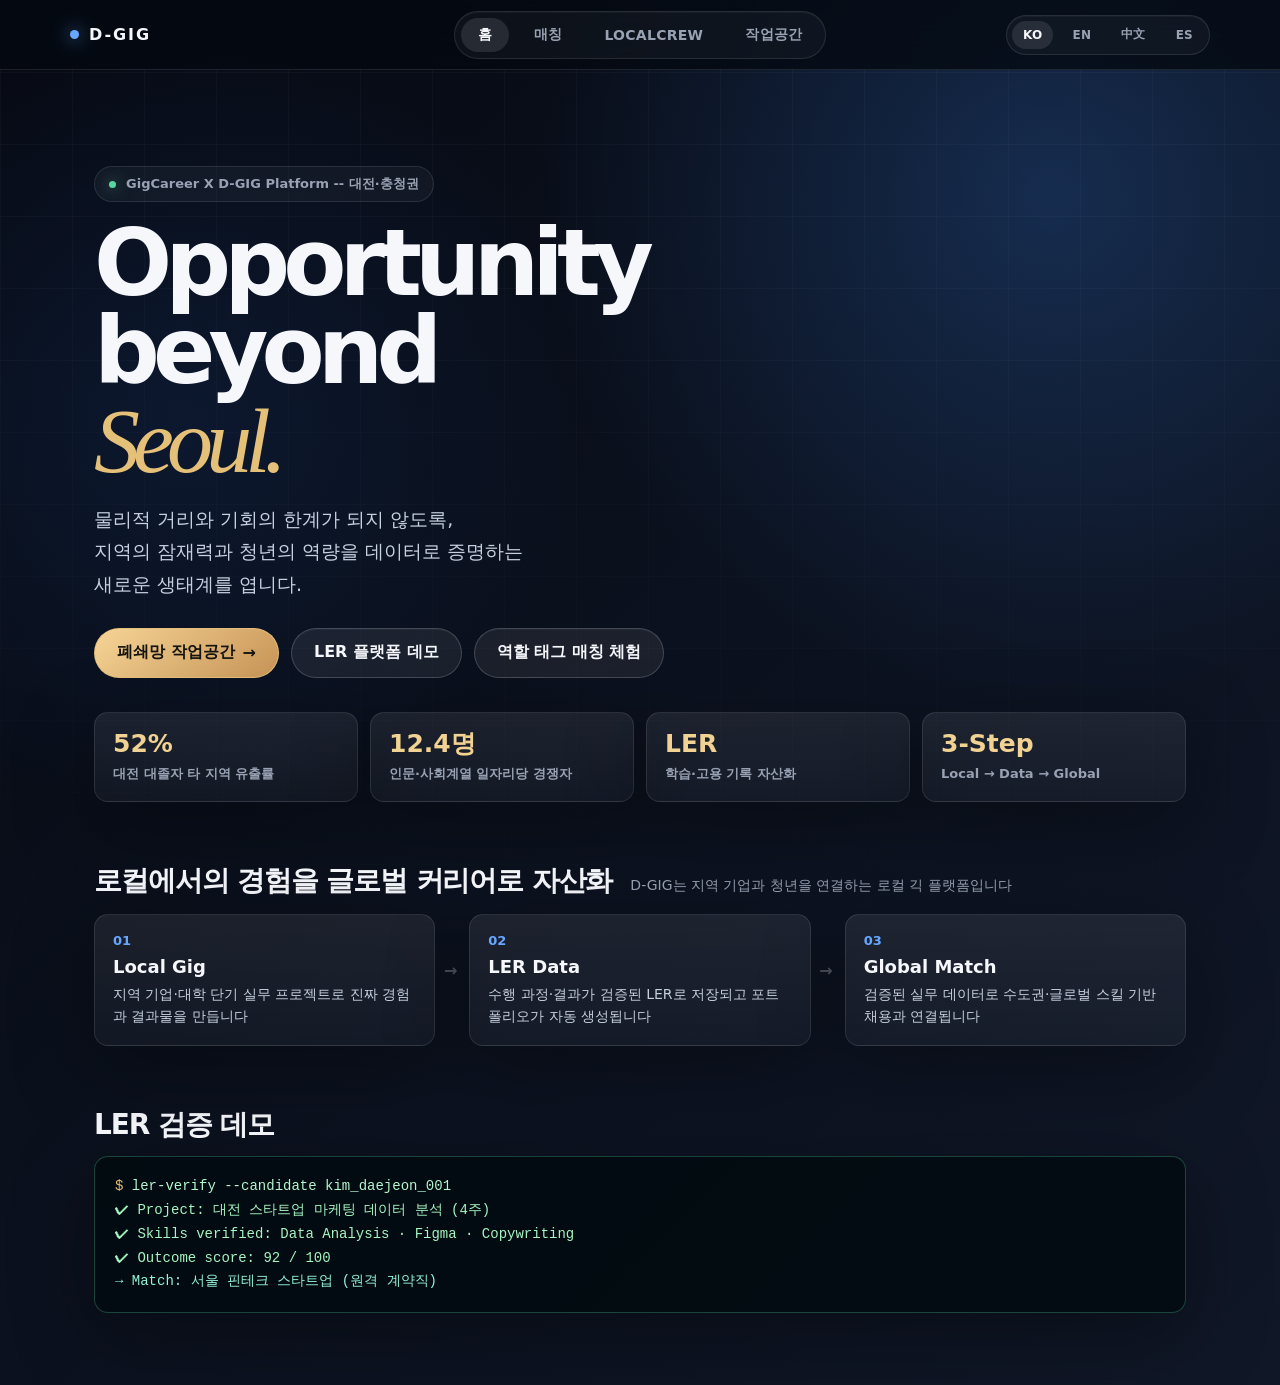
<file: index.html>
<!DOCTYPE html>
<html lang="ko">
<head>
    <meta charset="UTF-8">
    <meta name="viewport" content="width=device-width, initial-scale=1.0">
    <meta name="description" content="GigCareer D-GIG 폐쇄망 작업공간과 LER 크레덴셜 데모">
    <title>D-GIG | GigCareer</title>
    <link rel="stylesheet" href="assets/dgig.css">
</head>
<body>
    <header class="site-header">
        <a class="brand" href="index.html" aria-label="D-GIG 홈">
            <span class="brand-dot"></span>
            <span>D-GIG</span>
        </a>
        <nav class="primary-nav" aria-label="주요 메뉴">
            <a class="is-active" href="index.html">홈</a>
            <a href="#matching">매칭</a>
            <a href="#localcrew">LOCALCREW</a>
            <a href="workspace.html">작업공간</a>
        </nav>
        <nav class="language-nav" aria-label="Language">
            <a class="is-active" href="index.html">KO</a>
            <a href="index.html">EN</a>
            <a href="index.html">中文</a>
            <a href="index.html">ES</a>
        </nav>
    </header>

    <main>
        <section class="hero screen-panel" aria-labelledby="hero-title">
            <div class="hero-copy">
                <p class="eyebrow"><span></span> GigCareer X D-GIG Platform -- 대전·충청권</p>
                <h1 id="hero-title">Opportunity beyond<br><em>Seoul.</em></h1>
                <p class="hero-desc">
                    물리적 거리와 기회의 한계가 되지 않도록,<br>
                    지역의 잠재력과 청년의 역량을 데이터로 증명하는<br>
                    새로운 생태계를 엽니다.
                </p>
                <div class="hero-actions" aria-label="주요 실행">
                    <a class="btn btn-primary" href="ko/dgig-demo.html?view=workspace">폐쇄망 작업공간 <span aria-hidden="true">&rarr;</span></a>
                    <a class="btn" href="ko/dgig-demo.html?view=crew">LER 플랫폼 데모</a>
                    <a class="btn" href="ko/dgig-demo.html?view=match">역할 태그 매칭 체험</a>
                </div>
            </div>

            <div class="stats-grid" aria-label="D-GIG 주요 수치">
                <article class="stat-card">
                    <strong>52%</strong>
                    <span>대전 대졸자 타 지역 유출률</span>
                </article>
                <article class="stat-card">
                    <strong>12.4명</strong>
                    <span>인문·사회계열 일자리당 경쟁자</span>
                </article>
                <article class="stat-card">
                    <strong>LER</strong>
                    <span>학습·고용 기록 자산화</span>
                </article>
                <article class="stat-card">
                    <strong>3-Step</strong>
                    <span>Local &rarr; Data &rarr; Global</span>
                </article>
            </div>

            <section class="flow" id="localcrew" aria-labelledby="flow-title">
                <div class="section-heading">
                    <h2 id="flow-title">로컬에서의 경험을 글로벌 커리어로 자산화</h2>
                    <p>D-GIG는 지역 기업과 청년을 연결하는 로컬 긱 플랫폼입니다</p>
                </div>
                <ol class="flow-steps">
                    <li>
                        <span>01</span>
                        <strong>Local Gig</strong>
                        <p>지역 기업·대학 단기 실무 프로젝트로 진짜 경험과 결과물을 만듭니다</p>
                    </li>
                    <li>
                        <span>02</span>
                        <strong>LER Data</strong>
                        <p>수행 과정·결과가 검증된 LER로 저장되고 포트폴리오가 자동 생성됩니다</p>
                    </li>
                    <li>
                        <span>03</span>
                        <strong>Global Match</strong>
                        <p>검증된 실무 데이터로 수도권·글로벌 스킬 기반 채용과 연결됩니다</p>
                    </li>
                </ol>
            </section>

            <section class="terminal-demo" id="matching" aria-labelledby="terminal-title">
                <h2 id="terminal-title">LER 검증 데모</h2>
                <div class="terminal-window" role="img" aria-label="LER 검증 결과 예시">
                    <p><span class="prompt">$</span> ler-verify --candidate kim_daejeon_001</p>
                    <p class="success">&#10004; Project: 대전 스타트업 마케팅 데이터 분석 (4주)</p>
                    <p class="success">&#10004; Skills verified: Data Analysis &middot; Figma &middot; Copywriting</p>
                    <p class="success">&#10004; Outcome score: 92 / 100</p>
                    <p class="match">&rarr; Match: 서울 핀테크 스타트업 (원격 계약직)</p>
                </div>
            </section>
        </section>
    </main>

    <script src="assets/dgig.js"></script>
</body>
</html>
</file>
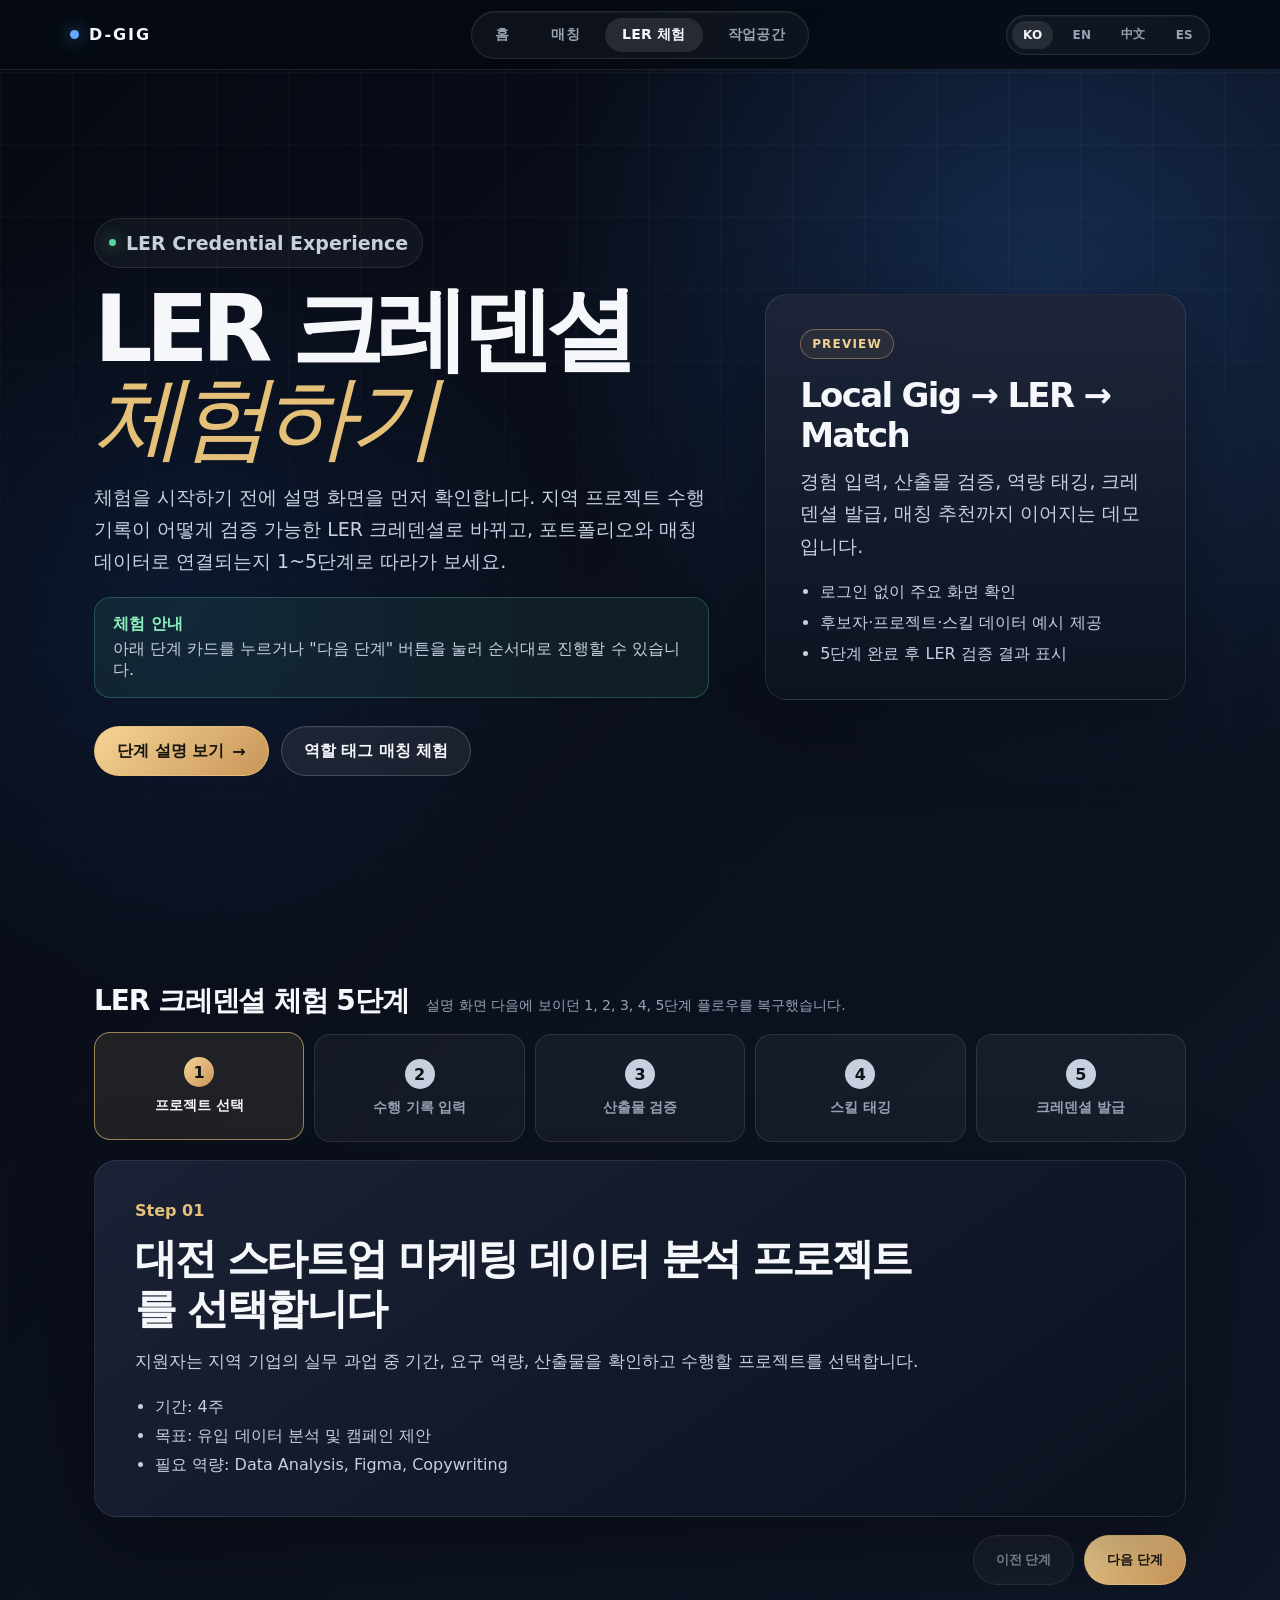
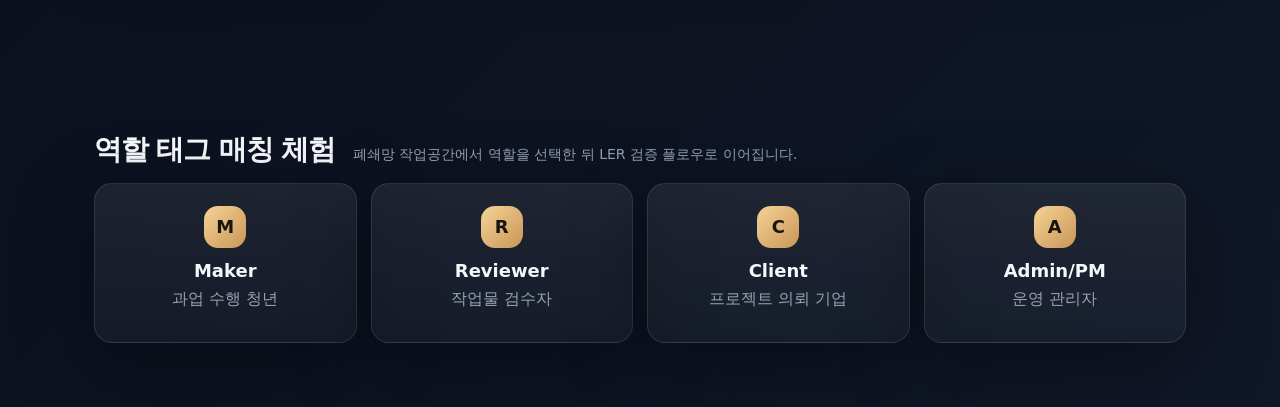
<file: experience.html>
<!DOCTYPE html>
<html lang="ko">
<head>
    <meta charset="UTF-8">
    <meta name="viewport" content="width=device-width, initial-scale=1.0">
    <meta name="description" content="D-GIG LER 크레덴셜 체험 설명 및 5단계 플로우">
    <title>LER 크레덴셜 체험하기 | D-GIG</title>
    <link rel="stylesheet" href="assets/dgig.css">
</head>
<body>
    <header class="site-header">
        <a class="brand" href="index.html" aria-label="D-GIG 홈">
            <span class="brand-dot"></span>
            <span>D-GIG</span>
        </a>
        <nav class="primary-nav" aria-label="주요 메뉴">
            <a href="index.html">홈</a>
            <a href="index.html#matching">매칭</a>
            <a class="is-active" href="experience.html">LER 체험</a>
            <a href="workspace.html">작업공간</a>
        </nav>
        <nav class="language-nav" aria-label="Language">
            <a class="is-active" href="experience.html">KO</a>
            <a href="experience.html">EN</a>
            <a href="experience.html">中文</a>
            <a href="experience.html">ES</a>
        </nav>
    </header>

    <main>
        <section class="experience-hero screen-panel" aria-labelledby="experience-title">
            <div class="experience-intro">
                <p class="eyebrow"><span></span> LER Credential Experience</p>
                <h1 id="experience-title">LER 크레덴셜<br><em>체험하기</em></h1>
                <p>
                    체험을 시작하기 전에 설명 화면을 먼저 확인합니다.
                    지역 프로젝트 수행 기록이 어떻게 검증 가능한 LER 크레덴셜로 바뀌고,
                    포트폴리오와 매칭 데이터로 연결되는지 1~5단계로 따라가 보세요.
                </p>
                <div class="guide-callout">
                    <strong>체험 안내</strong>
                    <span>아래 단계 카드를 누르거나 "다음 단계" 버튼을 눌러 순서대로 진행할 수 있습니다.</span>
                </div>
                <div class="hero-actions">
                    <a class="btn btn-primary" href="#credential-steps">단계 설명 보기 <span aria-hidden="true">&rarr;</span></a>
                    <a class="btn" href="#role-match">역할 태그 매칭 체험</a>
                </div>
            </div>

            <aside class="credential-summary" aria-label="LER 체험 요약">
                <span class="workspace-badge">Preview</span>
                <h2>Local Gig &rarr; LER &rarr; Match</h2>
                <p>경험 입력, 산출물 검증, 역량 태깅, 크레덴셜 발급, 매칭 추천까지 이어지는 데모입니다.</p>
                <ul>
                    <li>로그인 없이 주요 화면 확인</li>
                    <li>후보자·프로젝트·스킬 데이터 예시 제공</li>
                    <li>5단계 완료 후 LER 검증 결과 표시</li>
                </ul>
            </aside>
        </section>

        <section class="steps-section" id="credential-steps" aria-labelledby="steps-title">
            <div class="section-heading">
                <h2 id="steps-title">LER 크레덴셜 체험 5단계</h2>
                <p>설명 화면 다음에 보이던 1, 2, 3, 4, 5단계 플로우를 복구했습니다.</p>
            </div>

            <div class="stepper" data-stepper>
                <ol class="step-list" aria-label="LER 체험 단계">
                    <li><button class="step-trigger is-active" type="button" data-step="1" aria-current="step"><span>1</span><strong>프로젝트 선택</strong></button></li>
                    <li><button class="step-trigger" type="button" data-step="2"><span>2</span><strong>수행 기록 입력</strong></button></li>
                    <li><button class="step-trigger" type="button" data-step="3"><span>3</span><strong>산출물 검증</strong></button></li>
                    <li><button class="step-trigger" type="button" data-step="4"><span>4</span><strong>스킬 태깅</strong></button></li>
                    <li><button class="step-trigger" type="button" data-step="5"><span>5</span><strong>크레덴셜 발급</strong></button></li>
                </ol>

                <div class="step-panels">
                    <article class="step-panel is-active" data-panel="1">
                        <span>Step 01</span>
                        <h3>대전 스타트업 마케팅 데이터 분석 프로젝트를 선택합니다</h3>
                        <p>지원자는 지역 기업의 실무 과업 중 기간, 요구 역량, 산출물을 확인하고 수행할 프로젝트를 선택합니다.</p>
                        <ul>
                            <li>기간: 4주</li>
                            <li>목표: 유입 데이터 분석 및 캠페인 제안</li>
                            <li>필요 역량: Data Analysis, Figma, Copywriting</li>
                        </ul>
                    </article>
                    <article class="step-panel" data-panel="2">
                        <span>Step 02</span>
                        <h3>수행 과정과 역할을 기록합니다</h3>
                        <p>과업 일지, 협업 내역, 제출 파일을 기록해 단순 이력이 아닌 검증 가능한 경험 데이터로 정리합니다.</p>
                        <ul>
                            <li>역할: Maker</li>
                            <li>기여도: 데이터 정제, 리포트 작성, 랜딩 페이지 카피</li>
                            <li>증빙: 회의록, 산출물 링크, 리뷰 로그</li>
                        </ul>
                    </article>
                    <article class="step-panel" data-panel="3">
                        <span>Step 03</span>
                        <h3>리뷰어가 산출물을 검증합니다</h3>
                        <p>리뷰어와 클라이언트가 산출물 품질과 마감 준수 여부를 확인하고 점수와 코멘트를 남깁니다.</p>
                        <ul>
                            <li>마감 준수: 96%</li>
                            <li>산출물 품질: 92 / 100</li>
                            <li>검증자: Reviewer, Client</li>
                        </ul>
                    </article>
                    <article class="step-panel" data-panel="4">
                        <span>Step 04</span>
                        <h3>검증 결과를 스킬 태그로 전환합니다</h3>
                        <p>수행 기록과 리뷰 결과를 기반으로 포트폴리오에 들어갈 역량 태그와 추천 문장을 자동 생성합니다.</p>
                        <ul>
                            <li>Verified Skills: Data Analysis, Figma, Copywriting</li>
                            <li>Portfolio Summary: 지역 스타트업 유입 개선 프로젝트 수행</li>
                            <li>추천 매칭: 원격 계약직, 핀테크 마케팅 분석</li>
                        </ul>
                    </article>
                    <article class="step-panel" data-panel="5">
                        <span>Step 05</span>
                        <h3>LER 크레덴셜을 발급하고 매칭에 연결합니다</h3>
                        <p>검증된 프로젝트 기록을 LER 크레덴셜로 발급하고 채용 매칭 데이터로 활용합니다.</p>
                        <ul>
                            <li>Credential ID: LER-DGIG-DAEJEON-001</li>
                            <li>Outcome Score: 92 / 100</li>
                            <li>Match: 서울 핀테크 스타트업 원격 계약직</li>
                        </ul>
                    </article>
                </div>

                <div class="step-actions">
                    <button class="btn" type="button" data-step-prev>이전 단계</button>
                    <button class="btn btn-primary" type="button" data-step-next>다음 단계</button>
                </div>
            </div>
        </section>

        <section class="role-match" id="role-match" aria-labelledby="role-title">
            <div class="section-heading">
                <h2 id="role-title">역할 태그 매칭 체험</h2>
                <p>폐쇄망 작업공간에서 역할을 선택한 뒤 LER 검증 플로우로 이어집니다.</p>
            </div>
            <div class="role-grid">
                <article>
                    <span>M</span>
                    <strong>Maker</strong>
                    <p>과업 수행 청년</p>
                </article>
                <article>
                    <span>R</span>
                    <strong>Reviewer</strong>
                    <p>작업물 검수자</p>
                </article>
                <article>
                    <span>C</span>
                    <strong>Client</strong>
                    <p>프로젝트 의뢰 기업</p>
                </article>
                <article>
                    <span>A</span>
                    <strong>Admin/PM</strong>
                    <p>운영 관리자</p>
                </article>
            </div>
        </section>
    </main>

    <script src="assets/dgig.js"></script>
</body>
</html>
</file>
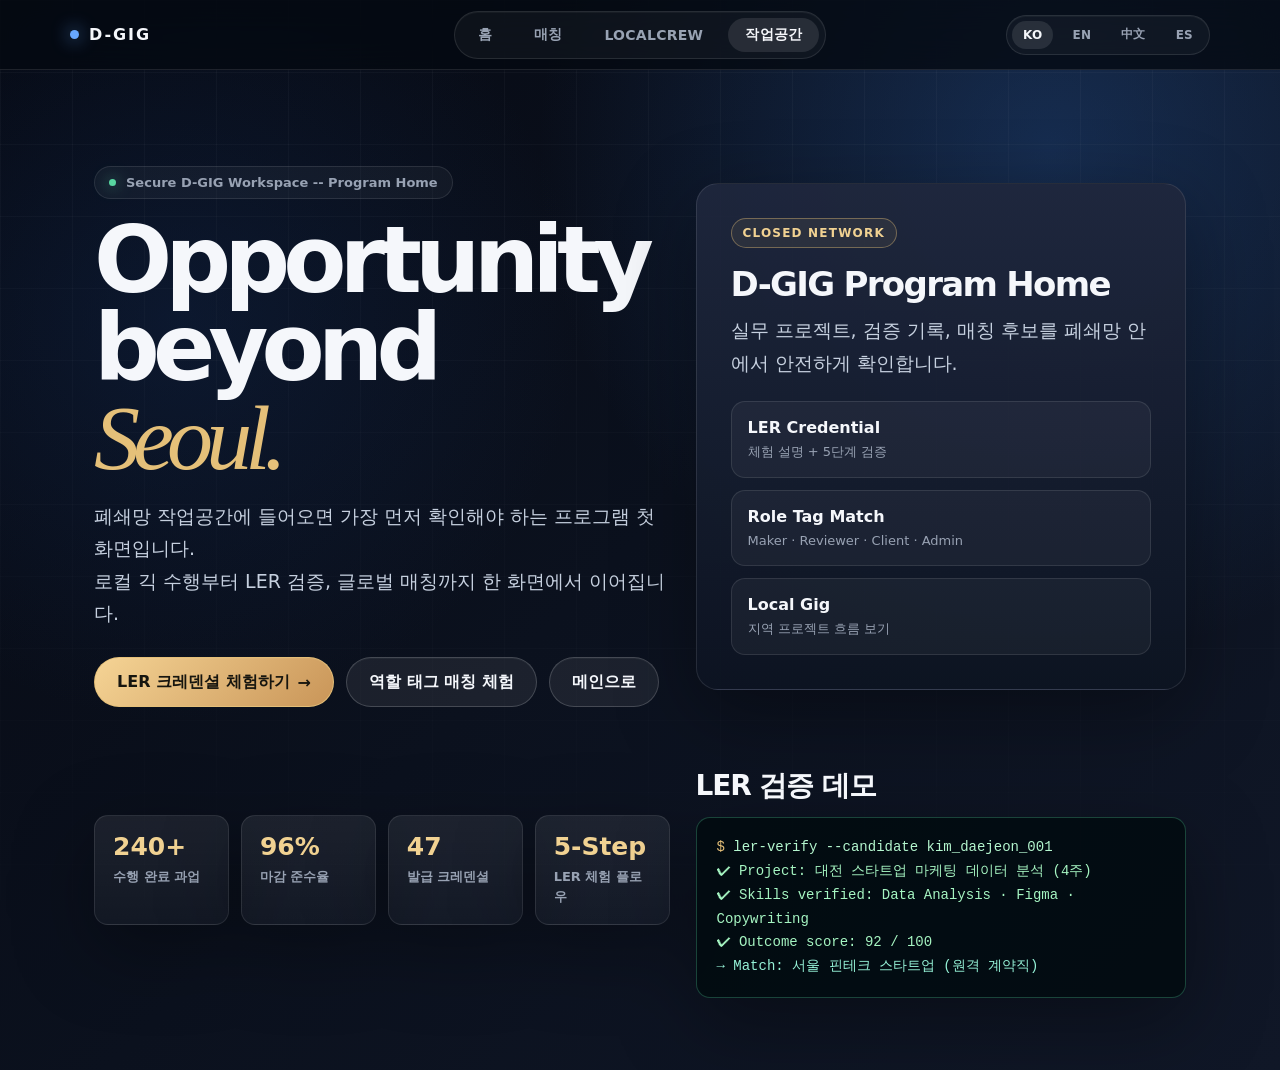
<file: workspace.html>
<!DOCTYPE html>
<html lang="ko">
<head>
    <meta charset="UTF-8">
    <meta name="viewport" content="width=device-width, initial-scale=1.0">
    <meta name="description" content="D-GIG 폐쇄망 작업공간 첫 화면">
    <title>폐쇄망 작업공간 | D-GIG</title>
    <link rel="stylesheet" href="assets/dgig.css">
</head>
<body>
    <header class="site-header">
        <a class="brand" href="index.html" aria-label="D-GIG 홈">
            <span class="brand-dot"></span>
            <span>D-GIG</span>
        </a>
        <nav class="primary-nav" aria-label="주요 메뉴">
            <a href="index.html">홈</a>
            <a href="index.html#matching">매칭</a>
            <a href="index.html#localcrew">LOCALCREW</a>
            <a class="is-active" href="workspace.html">작업공간</a>
        </nav>
        <nav class="language-nav" aria-label="Language">
            <a class="is-active" href="workspace.html">KO</a>
            <a href="workspace.html">EN</a>
            <a href="workspace.html">中文</a>
            <a href="workspace.html">ES</a>
        </nav>
    </header>

    <main>
        <section class="hero screen-panel workspace-hero" aria-labelledby="workspace-title">
            <div class="hero-copy">
                <p class="eyebrow"><span></span> Secure D-GIG Workspace -- Program Home</p>
                <h1 id="workspace-title">Opportunity beyond<br><em>Seoul.</em></h1>
                <p class="hero-desc">
                    폐쇄망 작업공간에 들어오면 가장 먼저 확인해야 하는 프로그램 첫 화면입니다.<br>
                    로컬 긱 수행부터 LER 검증, 글로벌 매칭까지 한 화면에서 이어집니다.
                </p>
                <div class="hero-actions" aria-label="작업공간 실행">
                    <a class="btn btn-primary" href="ko/dgig-demo.html?view=crew">LER 크레덴셜 체험하기 <span aria-hidden="true">&rarr;</span></a>
                    <a class="btn" href="ko/dgig-demo.html?view=match">역할 태그 매칭 체험</a>
                    <a class="btn" href="index.html">메인으로</a>
                </div>
            </div>

            <div class="workspace-shell" aria-label="작업공간 시작 패널">
                <div class="workspace-card">
                    <span class="workspace-badge">Closed Network</span>
                    <h2>D-GIG Program Home</h2>
                    <p>실무 프로젝트, 검증 기록, 매칭 후보를 폐쇄망 안에서 안전하게 확인합니다.</p>
                    <div class="workspace-grid">
                        <a href="ko/dgig-demo.html?view=crew">
                            <strong>LER Credential</strong>
                            <span>체험 설명 + 5단계 검증</span>
                        </a>
                        <a href="ko/dgig-demo.html?view=match">
                            <strong>Role Tag Match</strong>
                            <span>Maker &middot; Reviewer &middot; Client &middot; Admin</span>
                        </a>
                        <a href="index.html#localcrew">
                            <strong>Local Gig</strong>
                            <span>지역 프로젝트 흐름 보기</span>
                        </a>
                    </div>
                </div>
            </div>

            <div class="stats-grid" aria-label="작업공간 주요 지표">
                <article class="stat-card">
                    <strong>240+</strong>
                    <span>수행 완료 과업</span>
                </article>
                <article class="stat-card">
                    <strong>96%</strong>
                    <span>마감 준수율</span>
                </article>
                <article class="stat-card">
                    <strong>47</strong>
                    <span>발급 크레덴셜</span>
                </article>
                <article class="stat-card">
                    <strong>5-Step</strong>
                    <span>LER 체험 플로우</span>
                </article>
            </div>

            <section class="terminal-demo" aria-labelledby="workspace-terminal-title">
                <h2 id="workspace-terminal-title">LER 검증 데모</h2>
                <div class="terminal-window" role="img" aria-label="LER 검증 결과 예시">
                    <p><span class="prompt">$</span> ler-verify --candidate kim_daejeon_001</p>
                    <p class="success">&#10004; Project: 대전 스타트업 마케팅 데이터 분석 (4주)</p>
                    <p class="success">&#10004; Skills verified: Data Analysis &middot; Figma &middot; Copywriting</p>
                    <p class="success">&#10004; Outcome score: 92 / 100</p>
                    <p class="match">&rarr; Match: 서울 핀테크 스타트업 (원격 계약직)</p>
                </div>
            </section>
        </section>
    </main>

    <script src="assets/dgig.js"></script>
</body>
</html>
</file>
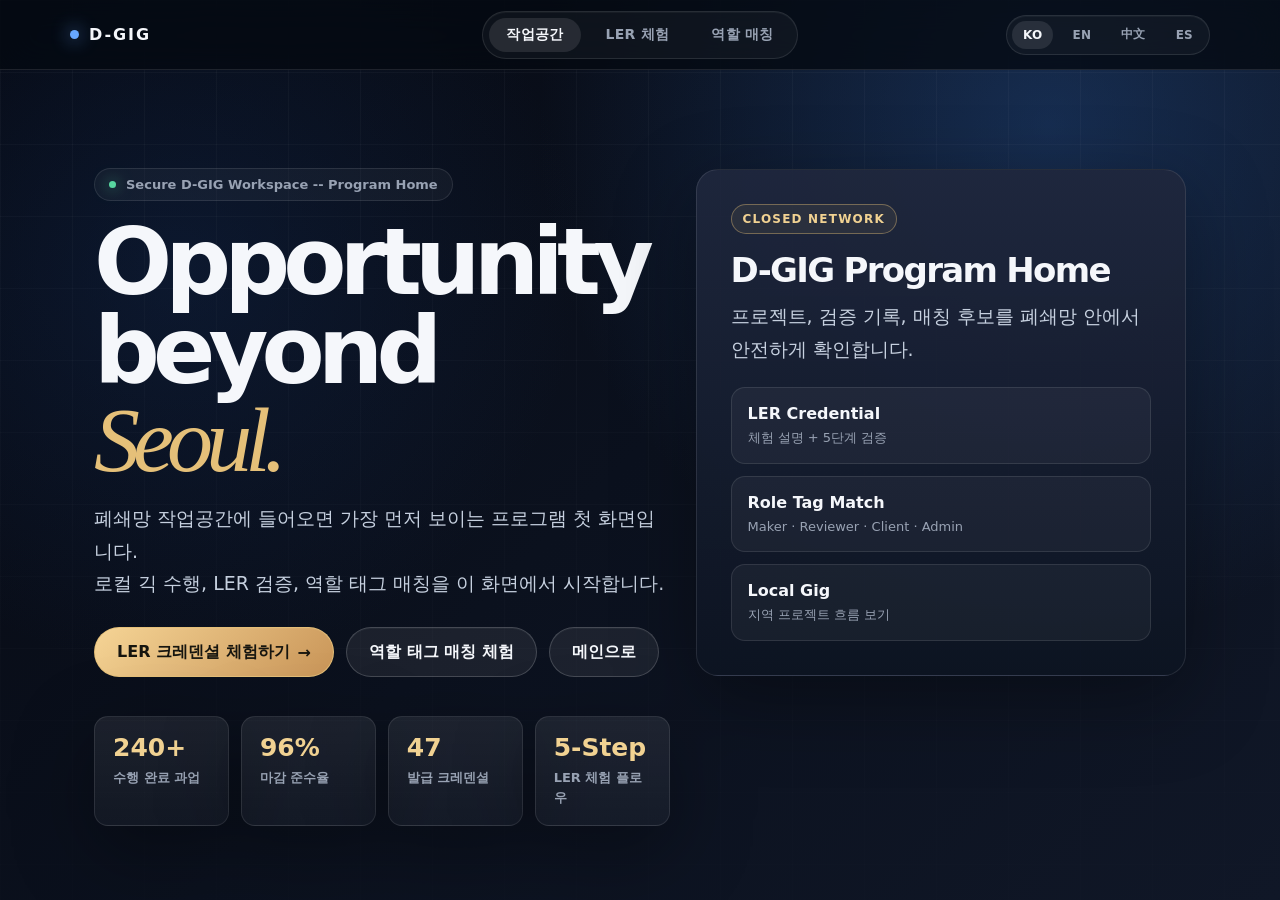
<file: ko/dgig-demo.html>
<!DOCTYPE html>
<html lang="ko">
<head>
    <meta charset="UTF-8">
    <meta name="viewport" content="width=device-width, initial-scale=1.0">
    <meta name="description" content="D-GIG 폐쇄망 작업공간 및 LER 크레덴셜 체험 데모">
    <title>D-GIG 플랫폼 데모 | GigCareer</title>
    <link rel="stylesheet" href="../assets/dgig.css">
</head>
<body>
    <header class="site-header">
        <a class="brand" href="../index.html" aria-label="D-GIG 홈">
            <span class="brand-dot"></span>
            <span>D-GIG</span>
        </a>
        <nav class="primary-nav" aria-label="데모 메뉴">
            <a class="demo-tab" href="dgig-demo.html?view=workspace" data-view-link="workspace">작업공간</a>
            <a class="demo-tab" href="dgig-demo.html?view=crew" data-view-link="crew">LER 체험</a>
            <a class="demo-tab" href="dgig-demo.html?view=match" data-view-link="match">역할 매칭</a>
        </nav>
        <nav class="language-nav" aria-label="Language">
            <a class="is-active" href="dgig-demo.html?view=workspace">KO</a>
            <a href="../index.html">EN</a>
            <a href="../index.html">中文</a>
            <a href="../index.html">ES</a>
        </nav>
    </header>

    <main>
        <section class="demo-view is-active" data-view="workspace">
            <div class="hero screen-panel workspace-hero">
                <div class="hero-copy">
                    <p class="eyebrow"><span></span> Secure D-GIG Workspace -- Program Home</p>
                    <h1>Opportunity beyond<br><em>Seoul.</em></h1>
                    <p class="hero-desc">
                        폐쇄망 작업공간에 들어오면 가장 먼저 보이는 프로그램 첫 화면입니다.<br>
                        로컬 긱 수행, LER 검증, 역할 태그 매칭을 이 화면에서 시작합니다.
                    </p>
                    <div class="hero-actions">
                        <a class="btn btn-primary" href="dgig-demo.html?view=crew">LER 크레덴셜 체험하기 <span aria-hidden="true">&rarr;</span></a>
                        <a class="btn" href="dgig-demo.html?view=match">역할 태그 매칭 체험</a>
                        <a class="btn" href="../index.html">메인으로</a>
                    </div>
                </div>

                <div class="workspace-shell" aria-label="작업공간 시작 패널">
                    <div class="workspace-card">
                        <span class="workspace-badge">Closed Network</span>
                        <h2>D-GIG Program Home</h2>
                        <p>프로젝트, 검증 기록, 매칭 후보를 폐쇄망 안에서 안전하게 확인합니다.</p>
                        <div class="workspace-grid">
                            <a href="dgig-demo.html?view=crew">
                                <strong>LER Credential</strong>
                                <span>체험 설명 + 5단계 검증</span>
                            </a>
                            <a href="dgig-demo.html?view=match">
                                <strong>Role Tag Match</strong>
                                <span>Maker &middot; Reviewer &middot; Client &middot; Admin</span>
                            </a>
                            <a href="../index.html#localcrew">
                                <strong>Local Gig</strong>
                                <span>지역 프로젝트 흐름 보기</span>
                            </a>
                        </div>
                    </div>
                </div>

                <div class="stats-grid" aria-label="작업공간 주요 지표">
                    <article class="stat-card"><strong>240+</strong><span>수행 완료 과업</span></article>
                    <article class="stat-card"><strong>96%</strong><span>마감 준수율</span></article>
                    <article class="stat-card"><strong>47</strong><span>발급 크레덴셜</span></article>
                    <article class="stat-card"><strong>5-Step</strong><span>LER 체험 플로우</span></article>
                </div>
            </div>
        </section>

        <section class="demo-view" data-view="crew">
            <div class="experience-hero screen-panel">
                <div class="experience-intro">
                    <p class="eyebrow"><span></span> LER Credential Experience</p>
                    <h1>LER 크레덴셜<br><em>체험하기</em></h1>
                    <p>
                        체험을 시작하기 전에 설명 화면을 먼저 확인합니다.
                        지역 프로젝트 수행 기록이 어떻게 검증 가능한 LER 크레덴셜로 바뀌고,
                        포트폴리오와 매칭 데이터로 연결되는지 1~5단계로 따라가 보세요.
                    </p>
                    <div class="guide-callout">
                        <strong>체험 안내</strong>
                        <span>LER 안내 팝업이 먼저 열리고, 1, 2, 3, 4, 5단계가 팝업 안에서 순서대로 나타납니다.</span>
                    </div>
                    <div class="hero-actions">
                        <button class="btn btn-primary" type="button" data-open-ler-guide>LER 안내 팝업 열기 <span aria-hidden="true">&rarr;</span></button>
                        <a class="btn" href="#credential-steps">단계 카드 보기</a>
                        <a class="btn" href="dgig-demo.html?view=match">역할 태그 매칭 체험</a>
                    </div>
                </div>

                <aside class="credential-summary" aria-label="LER 체험 요약">
                    <span class="workspace-badge">Preview</span>
                    <h2>Local Gig &rarr; LER &rarr; Match</h2>
                    <p>경험 입력, 산출물 검증, 역량 태깅, 크레덴셜 발급, 매칭 추천까지 이어지는 데모입니다.</p>
                    <ul>
                        <li>로그인 없이 주요 화면 확인</li>
                        <li>후보자·프로젝트·스킬 데이터 예시 제공</li>
                        <li>5단계 완료 후 LER 검증 결과 표시</li>
                    </ul>
                </aside>
            </div>

            <section class="steps-section" id="credential-steps">
                <div class="section-heading">
                    <h2>LER 크레덴셜 체험 5단계</h2>
                    <p>각 단계를 누르면 같은 내용이 안내 팝업으로도 뜹니다.</p>
                </div>

                <div class="stepper" data-stepper>
                    <ol class="step-list" aria-label="LER 체험 단계">
                        <li><button class="step-trigger is-active" type="button" data-step="1" data-popup-step="1" aria-current="step"><span>1</span><strong>프로젝트 선택</strong></button></li>
                        <li><button class="step-trigger" type="button" data-step="2" data-popup-step="2"><span>2</span><strong>수행 기록 입력</strong></button></li>
                        <li><button class="step-trigger" type="button" data-step="3" data-popup-step="3"><span>3</span><strong>산출물 검증</strong></button></li>
                        <li><button class="step-trigger" type="button" data-step="4" data-popup-step="4"><span>4</span><strong>스킬 태깅</strong></button></li>
                        <li><button class="step-trigger" type="button" data-step="5" data-popup-step="5"><span>5</span><strong>크레덴셜 발급</strong></button></li>
                    </ol>

                    <div class="step-panels">
                        <article class="step-panel is-active" data-panel="1">
                            <span>Step 01</span>
                            <h3>대전 스타트업 마케팅 데이터 분석 프로젝트를 선택합니다</h3>
                            <p>지원자는 지역 기업의 실무 과업 중 기간, 요구 역량, 산출물을 확인하고 수행할 프로젝트를 선택합니다.</p>
                            <ul><li>기간: 4주</li><li>목표: 유입 데이터 분석 및 캠페인 제안</li><li>필요 역량: Data Analysis, Figma, Copywriting</li></ul>
                        </article>
                        <article class="step-panel" data-panel="2">
                            <span>Step 02</span>
                            <h3>수행 과정과 역할을 기록합니다</h3>
                            <p>과업 일지, 협업 내역, 제출 파일을 기록해 검증 가능한 경험 데이터로 정리합니다.</p>
                            <ul><li>역할: Maker</li><li>기여도: 데이터 정제, 리포트 작성, 랜딩 페이지 카피</li><li>증빙: 회의록, 산출물 링크, 리뷰 로그</li></ul>
                        </article>
                        <article class="step-panel" data-panel="3">
                            <span>Step 03</span>
                            <h3>리뷰어가 산출물을 검증합니다</h3>
                            <p>리뷰어와 클라이언트가 산출물 품질과 마감 준수 여부를 확인하고 점수와 코멘트를 남깁니다.</p>
                            <ul><li>마감 준수: 96%</li><li>산출물 품질: 92 / 100</li><li>검증자: Reviewer, Client</li></ul>
                        </article>
                        <article class="step-panel" data-panel="4">
                            <span>Step 04</span>
                            <h3>검증 결과를 스킬 태그로 전환합니다</h3>
                            <p>수행 기록과 리뷰 결과를 기반으로 역량 태그와 포트폴리오 문장을 자동 생성합니다.</p>
                            <ul><li>Verified Skills: Data Analysis, Figma, Copywriting</li><li>Portfolio Summary: 지역 스타트업 유입 개선 프로젝트 수행</li><li>추천 매칭: 원격 계약직, 핀테크 마케팅 분석</li></ul>
                        </article>
                        <article class="step-panel" data-panel="5">
                            <span>Step 05</span>
                            <h3>LER 크레덴셜을 발급하고 매칭에 연결합니다</h3>
                            <p>검증된 프로젝트 기록을 LER 크레덴셜로 발급하고 채용 매칭 데이터로 활용합니다.</p>
                            <ul><li>Credential ID: LER-DGIG-DAEJEON-001</li><li>Outcome Score: 92 / 100</li><li>Match: 서울 핀테크 스타트업 원격 계약직</li></ul>
                        </article>
                    </div>

                    <div class="step-actions">
                        <button class="btn" type="button" data-step-prev>이전 단계</button>
                        <button class="btn btn-primary" type="button" data-step-next>다음 단계</button>
                    </div>
                </div>
            </section>
        </section>

        <section class="demo-view" data-view="match">
            <div class="screen-panel">
                <div class="section-heading">
                    <h1>역할 태그<br><em>매칭 체험</em></h1>
                    <p>역할을 선택한 뒤 폐쇄망 작업공간의 LER 검증 플로우로 이어집니다.</p>
                </div>
                <div class="role-grid">
                    <article><span>M</span><strong>Maker</strong><p>과업 수행 청년</p></article>
                    <article><span>R</span><strong>Reviewer</strong><p>작업물 검수자</p></article>
                    <article><span>C</span><strong>Client</strong><p>프로젝트 의뢰 기업</p></article>
                    <article><span>A</span><strong>Admin/PM</strong><p>운영 관리자</p></article>
                </div>
                <section class="terminal-demo">
                    <h2>LER 검증 데모</h2>
                    <div class="terminal-window">
                        <p><span class="prompt">$</span> ler-verify --candidate kim_daejeon_001</p>
                        <p class="success">&#10004; Project: 대전 스타트업 마케팅 데이터 분석 (4주)</p>
                        <p class="success">&#10004; Skills verified: Data Analysis &middot; Figma &middot; Copywriting</p>
                        <p class="success">&#10004; Outcome score: 92 / 100</p>
                        <p class="match">&rarr; Match: 서울 핀테크 스타트업 (원격 계약직)</p>
                    </div>
                </section>
            </div>
        </section>
    </main>

    <div class="ler-guide-modal" data-ler-modal aria-hidden="true">
        <div class="ler-guide-backdrop" data-close-ler-guide></div>
        <section class="ler-guide-dialog" role="dialog" aria-modal="true" aria-labelledby="ler-guide-title" tabindex="-1">
            <button class="ler-guide-close" type="button" data-close-ler-guide aria-label="LER 안내 팝업 닫기">×</button>
            <div class="ler-guide-head">
                <span class="workspace-badge" data-ler-kicker>Step 01 / 05</span>
                <h2 id="ler-guide-title" data-ler-title>프로젝트 선택</h2>
                <p data-ler-desc>대전 스타트업 마케팅 데이터 분석 프로젝트를 선택하고 기간, 산출물, 필요 역량을 확인합니다.</p>
            </div>
            <ol class="ler-guide-dots" aria-label="LER 안내 단계 선택">
                <li><button type="button" data-modal-step="1" class="is-active">1</button></li>
                <li><button type="button" data-modal-step="2">2</button></li>
                <li><button type="button" data-modal-step="3">3</button></li>
                <li><button type="button" data-modal-step="4">4</button></li>
                <li><button type="button" data-modal-step="5">5</button></li>
            </ol>
            <div class="ler-guide-body">
                <ul data-ler-points>
                    <li>기간: 4주</li>
                    <li>목표: 유입 데이터 분석 및 캠페인 제안</li>
                    <li>필요 역량: Data Analysis, Figma, Copywriting</li>
                </ul>
            </div>
            <div class="ler-guide-actions">
                <button class="btn" type="button" data-modal-prev>이전</button>
                <button class="btn btn-primary" type="button" data-modal-next>다음 단계</button>
                <button class="btn" type="button" data-close-ler-guide>닫기</button>
            </div>
        </section>
    </div>

    <script src="../assets/dgig.js"></script>
    <script>
    (function () {
        var params = new URLSearchParams(window.location.search);
        var view = params.get("view") || "workspace";
        var allowed = ["workspace", "crew", "match"];
        if (allowed.indexOf(view) === -1) view = "workspace";

        document.querySelectorAll("[data-view]").forEach(function (panel) {
            panel.classList.toggle("is-active", panel.getAttribute("data-view") === view);
        });
        document.querySelectorAll("[data-view-link]").forEach(function (link) {
            link.classList.toggle("is-active", link.getAttribute("data-view-link") === view);
        });

        var steps = [
            {
                title: "프로젝트 선택",
                desc: "대전 스타트업 마케팅 데이터 분석 프로젝트를 선택하고 기간, 산출물, 필요 역량을 확인합니다.",
                points: ["기간: 4주", "목표: 유입 데이터 분석 및 캠페인 제안", "필요 역량: Data Analysis, Figma, Copywriting"]
            },
            {
                title: "수행 기록 입력",
                desc: "과업 일지, 협업 내역, 제출 파일을 기록해 검증 가능한 경험 데이터로 정리합니다.",
                points: ["역할: Maker", "기여도: 데이터 정제, 리포트 작성, 랜딩 페이지 카피", "증빙: 회의록, 산출물 링크, 리뷰 로그"]
            },
            {
                title: "산출물 검증",
                desc: "리뷰어와 클라이언트가 산출물 품질과 마감 준수 여부를 확인하고 점수와 코멘트를 남깁니다.",
                points: ["마감 준수: 96%", "산출물 품질: 92 / 100", "검증자: Reviewer, Client"]
            },
            {
                title: "스킬 태깅",
                desc: "수행 기록과 리뷰 결과를 기반으로 역량 태그와 포트폴리오 문장을 자동 생성합니다.",
                points: ["Verified Skills: Data Analysis, Figma, Copywriting", "Portfolio Summary: 지역 스타트업 유입 개선 프로젝트 수행", "추천 매칭: 원격 계약직, 핀테크 마케팅 분석"]
            },
            {
                title: "크레덴셜 발급",
                desc: "검증된 프로젝트 기록을 LER 크레덴셜로 발급하고 채용 매칭 데이터로 활용합니다.",
                points: ["Credential ID: LER-DGIG-DAEJEON-001", "Outcome Score: 92 / 100", "Match: 서울 핀테크 스타트업 원격 계약직"]
            }
        ];
        var modal = document.querySelector("[data-ler-modal]");
        var dialog = document.querySelector(".ler-guide-dialog");
        var title = document.querySelector("[data-ler-title]");
        var desc = document.querySelector("[data-ler-desc]");
        var kicker = document.querySelector("[data-ler-kicker]");
        var points = document.querySelector("[data-ler-points]");
        var modalPrev = document.querySelector("[data-modal-prev]");
        var modalNext = document.querySelector("[data-modal-next]");
        var currentStep = 1;

        function renderModalStep(step) {
            currentStep = Math.max(1, Math.min(steps.length, Number(step) || 1));
            var data = steps[currentStep - 1];
            kicker.textContent = "Step " + String(currentStep).padStart(2, "0") + " / 05";
            title.textContent = data.title;
            desc.textContent = data.desc;
            points.innerHTML = data.points.map(function (point) {
                return "<li>" + point + "</li>";
            }).join("");
            document.querySelectorAll("[data-modal-step]").forEach(function (button) {
                button.classList.toggle("is-active", Number(button.getAttribute("data-modal-step")) === currentStep);
            });
            modalPrev.disabled = currentStep === 1;
            modalNext.textContent = currentStep === steps.length ? "완료" : "다음 단계";
        }

        function openModal(step) {
            renderModalStep(step || 1);
            modal.classList.add("is-open");
            modal.setAttribute("aria-hidden", "false");
            document.body.classList.add("modal-open");
            dialog.focus();
        }

        function closeModal() {
            modal.classList.remove("is-open");
            modal.setAttribute("aria-hidden", "true");
            document.body.classList.remove("modal-open");
        }

        document.querySelectorAll("[data-open-ler-guide]").forEach(function (button) {
            button.addEventListener("click", function () { openModal(1); });
        });
        document.querySelectorAll("[data-popup-step]").forEach(function (button) {
            button.addEventListener("click", function () {
                openModal(button.getAttribute("data-popup-step"));
            });
        });
        document.querySelectorAll("[data-modal-step]").forEach(function (button) {
            button.addEventListener("click", function () {
                renderModalStep(button.getAttribute("data-modal-step"));
            });
        });
        document.querySelectorAll("[data-close-ler-guide]").forEach(function (button) {
            button.addEventListener("click", closeModal);
        });
        modalPrev.addEventListener("click", function () {
            renderModalStep(currentStep - 1);
        });
        modalNext.addEventListener("click", function () {
            if (currentStep === steps.length) {
                closeModal();
                return;
            }
            renderModalStep(currentStep + 1);
        });
        document.addEventListener("keydown", function (event) {
            if (event.key === "Escape" && modal.classList.contains("is-open")) closeModal();
        });

        if (view === "crew") {
            window.setTimeout(function () { openModal(1); }, 250);
        }
    })();
    </script>
</body>
</html>
</file>
<file: assets/dgig.css>
:root {
    --bg: #070b13;
    --panel: rgba(18, 24, 38, 0.84);
    --panel-strong: rgba(23, 30, 47, 0.96);
    --line: rgba(255, 255, 255, 0.1);
    --line-strong: rgba(255, 255, 255, 0.18);
    --text: #f5f7fb;
    --muted: #98a2b3;
    --soft: #c6d0df;
    --accent: #e5c079;
    --accent-strong: #f1d292;
    --green: #58d6a0;
    --blue: #67a7ff;
    --shadow: 0 24px 80px rgba(0, 0, 0, 0.35);
}

* {
    box-sizing: border-box;
}

html {
    scroll-behavior: smooth;
}

body {
    min-height: 100vh;
    margin: 0;
    color: var(--text);
    font-family: Inter, ui-sans-serif, system-ui, -apple-system, BlinkMacSystemFont, "Segoe UI", "Noto Sans KR", sans-serif;
    background:
        radial-gradient(circle at 82% 14%, rgba(40, 89, 160, 0.38), transparent 32rem),
        radial-gradient(circle at 14% 30%, rgba(20, 47, 93, 0.34), transparent 25rem),
        linear-gradient(135deg, #060912 0%, #0b111e 50%, #101727 100%);
}

body.modal-open {
    overflow: hidden;
}

body::before {
    position: fixed;
    inset: 0;
    content: "";
    pointer-events: none;
    background-image:
        linear-gradient(rgba(255, 255, 255, 0.035) 1px, transparent 1px),
        linear-gradient(90deg, rgba(255, 255, 255, 0.035) 1px, transparent 1px);
    background-size: 72px 72px;
    mask-image: linear-gradient(to bottom, rgba(0, 0, 0, 0.95), rgba(0, 0, 0, 0.18));
}

a {
    color: inherit;
    text-decoration: none;
}

button,
a {
    -webkit-tap-highlight-color: transparent;
}

.site-header {
    position: sticky;
    top: 0;
    z-index: 20;
    display: grid;
    grid-template-columns: 1fr auto 1fr;
    align-items: center;
    gap: 16px;
    width: 100%;
    min-height: 70px;
    padding: 10px clamp(18px, 6vw, 70px);
    border-bottom: 1px solid var(--line);
    background: rgba(5, 9, 17, 0.78);
    backdrop-filter: blur(18px);
}

.brand {
    display: inline-flex;
    align-items: center;
    gap: 10px;
    width: max-content;
    font-weight: 900;
    letter-spacing: 0.12em;
}

.brand-dot {
    width: 9px;
    height: 9px;
    border-radius: 999px;
    background: #67a7ff;
    box-shadow: 0 0 18px rgba(103, 167, 255, 0.9);
}

.primary-nav,
.language-nav {
    display: flex;
    align-items: center;
    gap: 8px;
    width: max-content;
    border: 1px solid var(--line);
    border-radius: 999px;
    background: rgba(255, 255, 255, 0.04);
    box-shadow: inset 0 1px 0 rgba(255, 255, 255, 0.04);
}

.primary-nav {
    justify-self: center;
    padding: 6px;
}

.language-nav {
    justify-self: end;
    padding: 5px;
}

.primary-nav a,
.language-nav a {
    display: inline-flex;
    align-items: center;
    min-height: 34px;
    padding: 0 17px;
    border-radius: 999px;
    color: var(--muted);
    font-size: 14px;
    font-weight: 800;
    letter-spacing: 0.02em;
}

.language-nav a {
    min-height: 28px;
    padding: 0 11px;
    font-size: 12px;
}

.primary-nav a:hover,
.language-nav a:hover,
.primary-nav a.is-active,
.language-nav a.is-active {
    color: var(--text);
    background: rgba(255, 255, 255, 0.1);
}

.screen-panel {
    position: relative;
    width: min(100%, 1180px);
    margin: 0 auto;
    padding: clamp(62px, 8vw, 96px) clamp(18px, 4vw, 44px) 72px;
}

.demo-view {
    display: none;
}

.demo-view.is-active {
    display: block;
}

.hero {
    display: grid;
    grid-template-columns: minmax(0, 1fr);
    gap: 26px;
    min-height: calc(100vh - 70px);
}

.hero-copy,
.experience-intro {
    max-width: 650px;
}

.eyebrow {
    display: inline-flex;
    align-items: center;
    gap: 10px;
    margin: 0 0 18px;
    padding: 8px 14px;
    border: 1px solid var(--line);
    border-radius: 999px;
    color: var(--muted);
    background: rgba(255, 255, 255, 0.04);
    font-size: 13px;
    font-weight: 800;
}

.eyebrow span {
    width: 7px;
    height: 7px;
    border-radius: 50%;
    background: var(--green);
    box-shadow: 0 0 16px rgba(88, 214, 160, 0.85);
}

h1,
h2,
h3,
p {
    margin-top: 0;
}

h1 {
    margin-bottom: 18px;
    font-size: clamp(42px, 8vw, 92px);
    line-height: 0.96;
    letter-spacing: -0.075em;
}

h1 em {
    color: var(--accent);
    font-family: Georgia, "Times New Roman", serif;
    font-weight: 500;
}

.hero-desc,
.experience-intro > p,
.credential-summary p,
.workspace-card p {
    color: var(--soft);
    font-size: clamp(16px, 1.7vw, 19px);
    line-height: 1.7;
}

.hero-actions {
    display: flex;
    flex-wrap: wrap;
    gap: 12px;
    margin-top: 28px;
}

.btn {
    display: inline-flex;
    align-items: center;
    justify-content: center;
    gap: 8px;
    min-height: 50px;
    padding: 0 22px;
    border: 1px solid var(--line-strong);
    border-radius: 999px;
    color: var(--text);
    background: rgba(255, 255, 255, 0.07);
    box-shadow: inset 0 1px 0 rgba(255, 255, 255, 0.04);
    font-weight: 900;
    cursor: pointer;
    transition: transform 0.18s ease, background 0.18s ease, border-color 0.18s ease;
}

.btn:hover,
.btn:focus-visible {
    transform: translateY(-2px);
    border-color: rgba(229, 192, 121, 0.6);
    background: rgba(255, 255, 255, 0.12);
}

.btn:disabled {
    cursor: not-allowed;
    opacity: 0.45;
    transform: none;
}

.btn-primary {
    color: #16150f;
    border-color: rgba(229, 192, 121, 0.92);
    background: linear-gradient(135deg, #f5d495, #c99558);
}

.stats-grid {
    display: grid;
    grid-template-columns: repeat(4, minmax(0, 1fr));
    gap: 12px;
    margin-top: 8px;
}

.stat-card,
.flow-steps li,
.terminal-window,
.credential-summary,
.workspace-card,
.step-panel,
.role-grid article {
    border: 1px solid var(--line);
    background: linear-gradient(180deg, rgba(255, 255, 255, 0.075), rgba(255, 255, 255, 0.035));
    box-shadow: var(--shadow);
}

.stat-card {
    min-height: 86px;
    padding: 18px;
    border-radius: 14px;
}

.stat-card strong {
    display: block;
    margin-bottom: 7px;
    color: var(--accent-strong);
    font-size: 25px;
    line-height: 1;
}

.stat-card span {
    color: var(--muted);
    font-size: 13px;
    font-weight: 700;
}

.flow,
.terminal-demo,
.steps-section,
.role-match {
    margin-top: 34px;
}

.section-heading {
    display: flex;
    flex-wrap: wrap;
    align-items: baseline;
    gap: 10px 18px;
    margin-bottom: 14px;
}

.section-heading h2,
.terminal-demo h2 {
    margin-bottom: 0;
    font-size: clamp(20px, 2.6vw, 28px);
    letter-spacing: -0.04em;
}

.section-heading p {
    margin-bottom: 0;
    color: var(--muted);
    font-size: 14px;
}

.flow-steps {
    display: grid;
    grid-template-columns: repeat(3, minmax(0, 1fr));
    gap: 34px;
    margin: 0;
    padding: 0;
    list-style: none;
}

.flow-steps li {
    position: relative;
    min-height: 112px;
    padding: 18px;
    border-radius: 14px;
}

.flow-steps li + li::before {
    position: absolute;
    right: calc(100% + 13px);
    top: 46px;
    content: "→";
    color: rgba(255, 255, 255, 0.24);
    font-weight: 900;
}

.flow-steps span {
    display: block;
    margin-bottom: 8px;
    color: var(--blue);
    font-size: 13px;
    font-weight: 900;
}

.flow-steps strong {
    display: block;
    margin-bottom: 7px;
    font-size: 18px;
}

.flow-steps p {
    margin-bottom: 0;
    color: var(--soft);
    font-size: 14px;
    line-height: 1.55;
}

.terminal-window {
    margin-top: 12px;
    padding: 18px 20px;
    border-color: rgba(88, 214, 160, 0.28);
    border-radius: 14px;
    background: rgba(1, 10, 14, 0.8);
    color: #b4f7cf;
    font-family: "SFMono-Regular", Consolas, "Liberation Mono", monospace;
    font-size: 14px;
    line-height: 1.7;
}

.terminal-window p {
    margin: 0;
}

.terminal-window .prompt {
    color: var(--accent);
}

.terminal-window .success {
    color: #a5f5c2;
}

.terminal-window .match {
    color: #95f3d8;
}

.workspace-hero {
    grid-template-columns: minmax(0, 0.88fr) minmax(320px, 0.75fr);
    align-items: center;
}

.workspace-shell {
    align-self: stretch;
    display: flex;
    align-items: center;
}

.workspace-card {
    width: 100%;
    padding: clamp(22px, 3vw, 34px);
    border-radius: 22px;
    background: linear-gradient(180deg, rgba(31, 39, 61, 0.94), rgba(13, 20, 34, 0.95));
}

.workspace-badge {
    display: inline-flex;
    margin-bottom: 16px;
    padding: 7px 11px;
    border: 1px solid rgba(229, 192, 121, 0.4);
    border-radius: 999px;
    color: var(--accent-strong);
    background: rgba(229, 192, 121, 0.08);
    font-size: 12px;
    font-weight: 900;
    text-transform: uppercase;
    letter-spacing: 0.1em;
}

.workspace-card h2,
.credential-summary h2 {
    margin-bottom: 10px;
    font-size: clamp(24px, 3vw, 34px);
    letter-spacing: -0.05em;
}

.workspace-grid {
    display: grid;
    gap: 12px;
    margin-top: 22px;
}

.workspace-grid a {
    display: block;
    padding: 16px;
    border: 1px solid var(--line);
    border-radius: 14px;
    background: rgba(255, 255, 255, 0.045);
}

.workspace-grid a:hover {
    border-color: rgba(229, 192, 121, 0.5);
}

.workspace-grid strong {
    display: block;
    margin-bottom: 4px;
}

.workspace-grid span {
    color: var(--muted);
    font-size: 13px;
}

.experience-hero {
    display: grid;
    grid-template-columns: minmax(0, 0.95fr) minmax(320px, 0.65fr);
    gap: clamp(24px, 5vw, 56px);
    align-items: center;
    min-height: calc(100vh - 70px);
}

.guide-callout {
    display: grid;
    gap: 4px;
    margin-top: 20px;
    padding: 16px 18px;
    border: 1px solid rgba(88, 214, 160, 0.28);
    border-radius: 16px;
    background: rgba(88, 214, 160, 0.08);
}

.guide-callout strong {
    color: #8df0bd;
}

.guide-callout span {
    color: var(--soft);
}

.credential-summary {
    padding: clamp(22px, 3vw, 34px);
    border-radius: 22px;
    background: linear-gradient(180deg, rgba(30, 37, 57, 0.94), rgba(12, 20, 33, 0.96));
}

.credential-summary ul {
    display: grid;
    gap: 10px;
    margin: 20px 0 0;
    padding-left: 20px;
    color: var(--soft);
}

.steps-section,
.role-match {
    width: min(100%, 1180px);
    margin-inline: auto;
    padding: 48px clamp(18px, 4vw, 44px) 64px;
}

.stepper {
    display: grid;
    gap: 18px;
}

.step-list {
    display: grid;
    grid-template-columns: repeat(5, minmax(0, 1fr));
    gap: 10px;
    margin: 0;
    padding: 0;
    list-style: none;
}

.step-trigger {
    width: 100%;
    min-height: 108px;
    padding: 15px 12px;
    border: 1px solid var(--line);
    border-radius: 16px;
    color: var(--muted);
    background: rgba(255, 255, 255, 0.045);
    font: inherit;
    cursor: pointer;
    transition: transform 0.18s ease, border-color 0.18s ease, background 0.18s ease;
}

.step-trigger span {
    display: inline-flex;
    align-items: center;
    justify-content: center;
    width: 30px;
    height: 30px;
    margin-bottom: 10px;
    border-radius: 999px;
    color: #10131a;
    background: var(--soft);
    font-weight: 900;
}

.step-trigger strong {
    display: block;
    color: inherit;
    font-size: 14px;
}

.step-trigger:hover,
.step-trigger.is-active {
    transform: translateY(-2px);
    border-color: rgba(229, 192, 121, 0.62);
    color: var(--text);
    background: rgba(229, 192, 121, 0.1);
}

.step-trigger.is-active span {
    background: linear-gradient(135deg, #f5d495, #c99558);
}

.step-panels {
    position: relative;
}

.step-panel {
    display: none;
    min-height: 310px;
    padding: clamp(22px, 4vw, 40px);
    border-radius: 22px;
    background: linear-gradient(145deg, rgba(27, 35, 54, 0.96), rgba(11, 18, 31, 0.96));
}

.step-panel.is-active {
    display: block;
}

.step-panel > span {
    display: inline-block;
    margin-bottom: 14px;
    color: var(--accent);
    font-weight: 900;
}

.step-panel h3 {
    max-width: 780px;
    margin-bottom: 12px;
    font-size: clamp(24px, 4vw, 42px);
    line-height: 1.2;
    letter-spacing: -0.055em;
}

.step-panel p {
    max-width: 820px;
    color: var(--soft);
    font-size: 17px;
    line-height: 1.75;
}

.step-panel ul {
    display: grid;
    gap: 8px;
    margin: 20px 0 0;
    padding-left: 20px;
    color: var(--soft);
}

.step-actions {
    display: flex;
    justify-content: flex-end;
    gap: 10px;
}

.role-grid {
    display: grid;
    grid-template-columns: repeat(4, minmax(0, 1fr));
    gap: 14px;
}

.role-grid article {
    min-height: 160px;
    padding: 22px;
    border-radius: 18px;
    text-align: center;
}

.role-grid span {
    display: inline-flex;
    align-items: center;
    justify-content: center;
    width: 42px;
    height: 42px;
    margin-bottom: 12px;
    border-radius: 14px;
    color: #17150e;
    background: linear-gradient(135deg, #f5d495, #c99558);
    font-size: 18px;
    font-weight: 900;
}

.role-grid strong {
    display: block;
    margin-bottom: 8px;
    font-size: 18px;
}

.role-grid p {
    margin-bottom: 0;
    color: var(--muted);
}

.ler-guide-modal {
    position: fixed;
    inset: 0;
    z-index: 1000;
    display: none;
    align-items: center;
    justify-content: center;
    padding: 20px;
}

.ler-guide-modal.is-open {
    display: flex;
}

.ler-guide-backdrop {
    position: absolute;
    inset: 0;
    background: rgba(2, 7, 15, 0.78);
    backdrop-filter: blur(16px);
}

.ler-guide-dialog {
    position: relative;
    width: min(100%, 760px);
    max-height: calc(100vh - 40px);
    overflow-y: auto;
    padding: clamp(24px, 5vw, 42px);
    border: 1px solid rgba(229, 192, 121, 0.32);
    border-radius: 26px;
    background:
        radial-gradient(circle at 85% 0%, rgba(103, 167, 255, 0.22), transparent 18rem),
        linear-gradient(145deg, rgba(28, 37, 59, 0.98), rgba(9, 15, 27, 0.98));
    box-shadow: 0 40px 120px rgba(0, 0, 0, 0.58);
    outline: none;
}

.ler-guide-close {
    position: absolute;
    right: 18px;
    top: 16px;
    width: 42px;
    height: 42px;
    border: 1px solid var(--line);
    border-radius: 999px;
    color: var(--text);
    background: rgba(255, 255, 255, 0.08);
    font-size: 28px;
    line-height: 1;
    cursor: pointer;
}

.ler-guide-head h2 {
    margin-bottom: 12px;
    padding-right: 38px;
    font-size: clamp(30px, 5vw, 52px);
    line-height: 1.08;
    letter-spacing: -0.06em;
}

.ler-guide-head p {
    max-width: 640px;
    color: var(--soft);
    font-size: 17px;
    line-height: 1.7;
}

.ler-guide-dots {
    display: flex;
    flex-wrap: wrap;
    gap: 10px;
    margin: 26px 0 18px;
    padding: 0;
    list-style: none;
}

.ler-guide-dots button {
    display: inline-flex;
    align-items: center;
    justify-content: center;
    width: 44px;
    height: 44px;
    border: 1px solid var(--line);
    border-radius: 999px;
    color: var(--soft);
    background: rgba(255, 255, 255, 0.07);
    font: inherit;
    font-weight: 900;
    cursor: pointer;
}

.ler-guide-dots button.is-active {
    color: #17150e;
    border-color: rgba(229, 192, 121, 0.9);
    background: linear-gradient(135deg, #f5d495, #c99558);
}

.ler-guide-body {
    padding: 18px 20px;
    border: 1px solid var(--line);
    border-radius: 18px;
    background: rgba(255, 255, 255, 0.055);
}

.ler-guide-body ul {
    display: grid;
    gap: 10px;
    margin: 0;
    padding-left: 20px;
    color: var(--soft);
    line-height: 1.65;
}

.ler-guide-actions {
    display: flex;
    flex-wrap: wrap;
    justify-content: flex-end;
    gap: 10px;
    margin-top: 22px;
}

@media (max-width: 920px) {
    .site-header {
        position: relative;
        grid-template-columns: 1fr;
        justify-items: start;
    }

    .primary-nav,
    .language-nav {
        justify-self: start;
        overflow-x: auto;
        max-width: 100%;
    }

    .workspace-hero,
    .experience-hero {
        grid-template-columns: 1fr;
    }

    .stats-grid,
    .role-grid {
        grid-template-columns: repeat(2, minmax(0, 1fr));
    }

    .flow-steps,
    .step-list {
        grid-template-columns: 1fr;
    }

    .flow-steps li + li::before {
        display: none;
    }
}

@media (max-width: 560px) {
    .site-header {
        padding-inline: 14px;
    }

    .primary-nav a {
        padding: 0 13px;
    }

    .screen-panel,
    .steps-section,
    .role-match {
        padding-inline: 14px;
    }

    .hero-actions,
    .step-actions {
        flex-direction: column;
        align-items: stretch;
    }

    .stats-grid,
    .role-grid {
        grid-template-columns: 1fr;
    }
}
</file>
